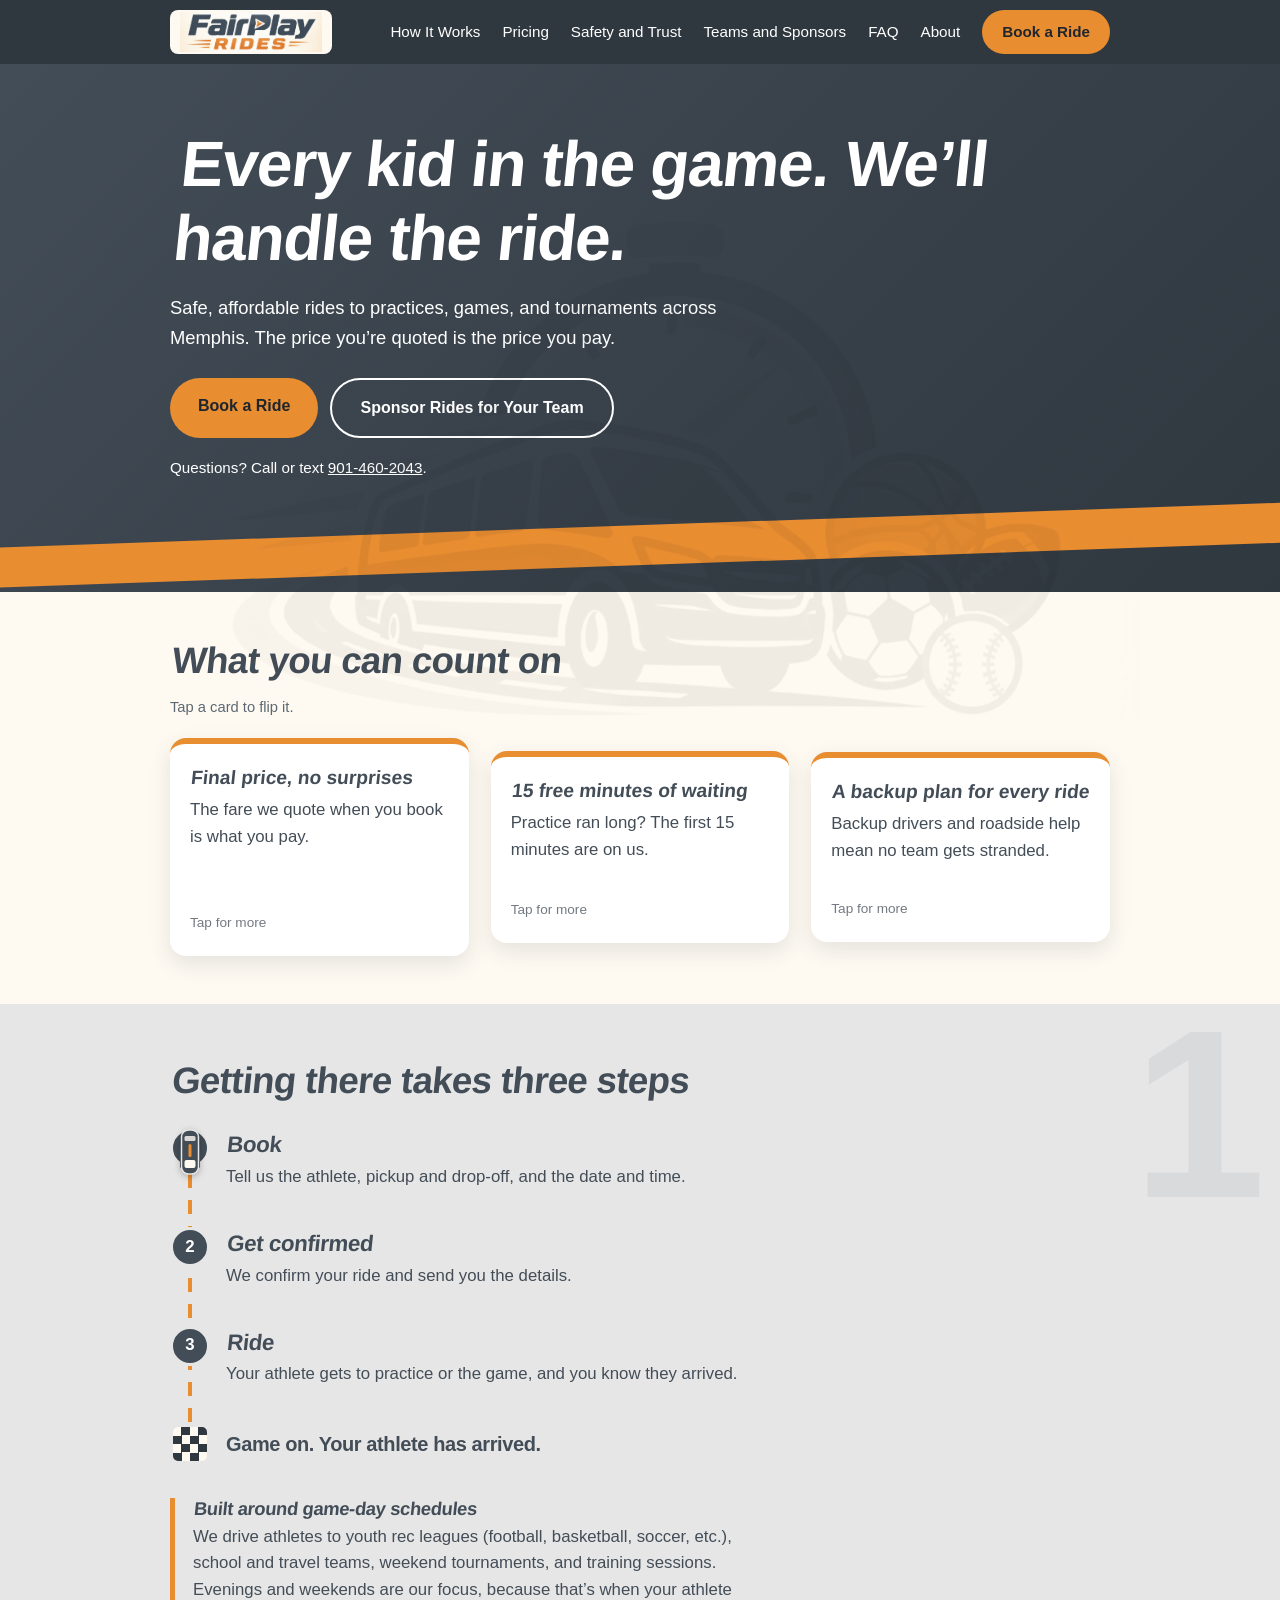
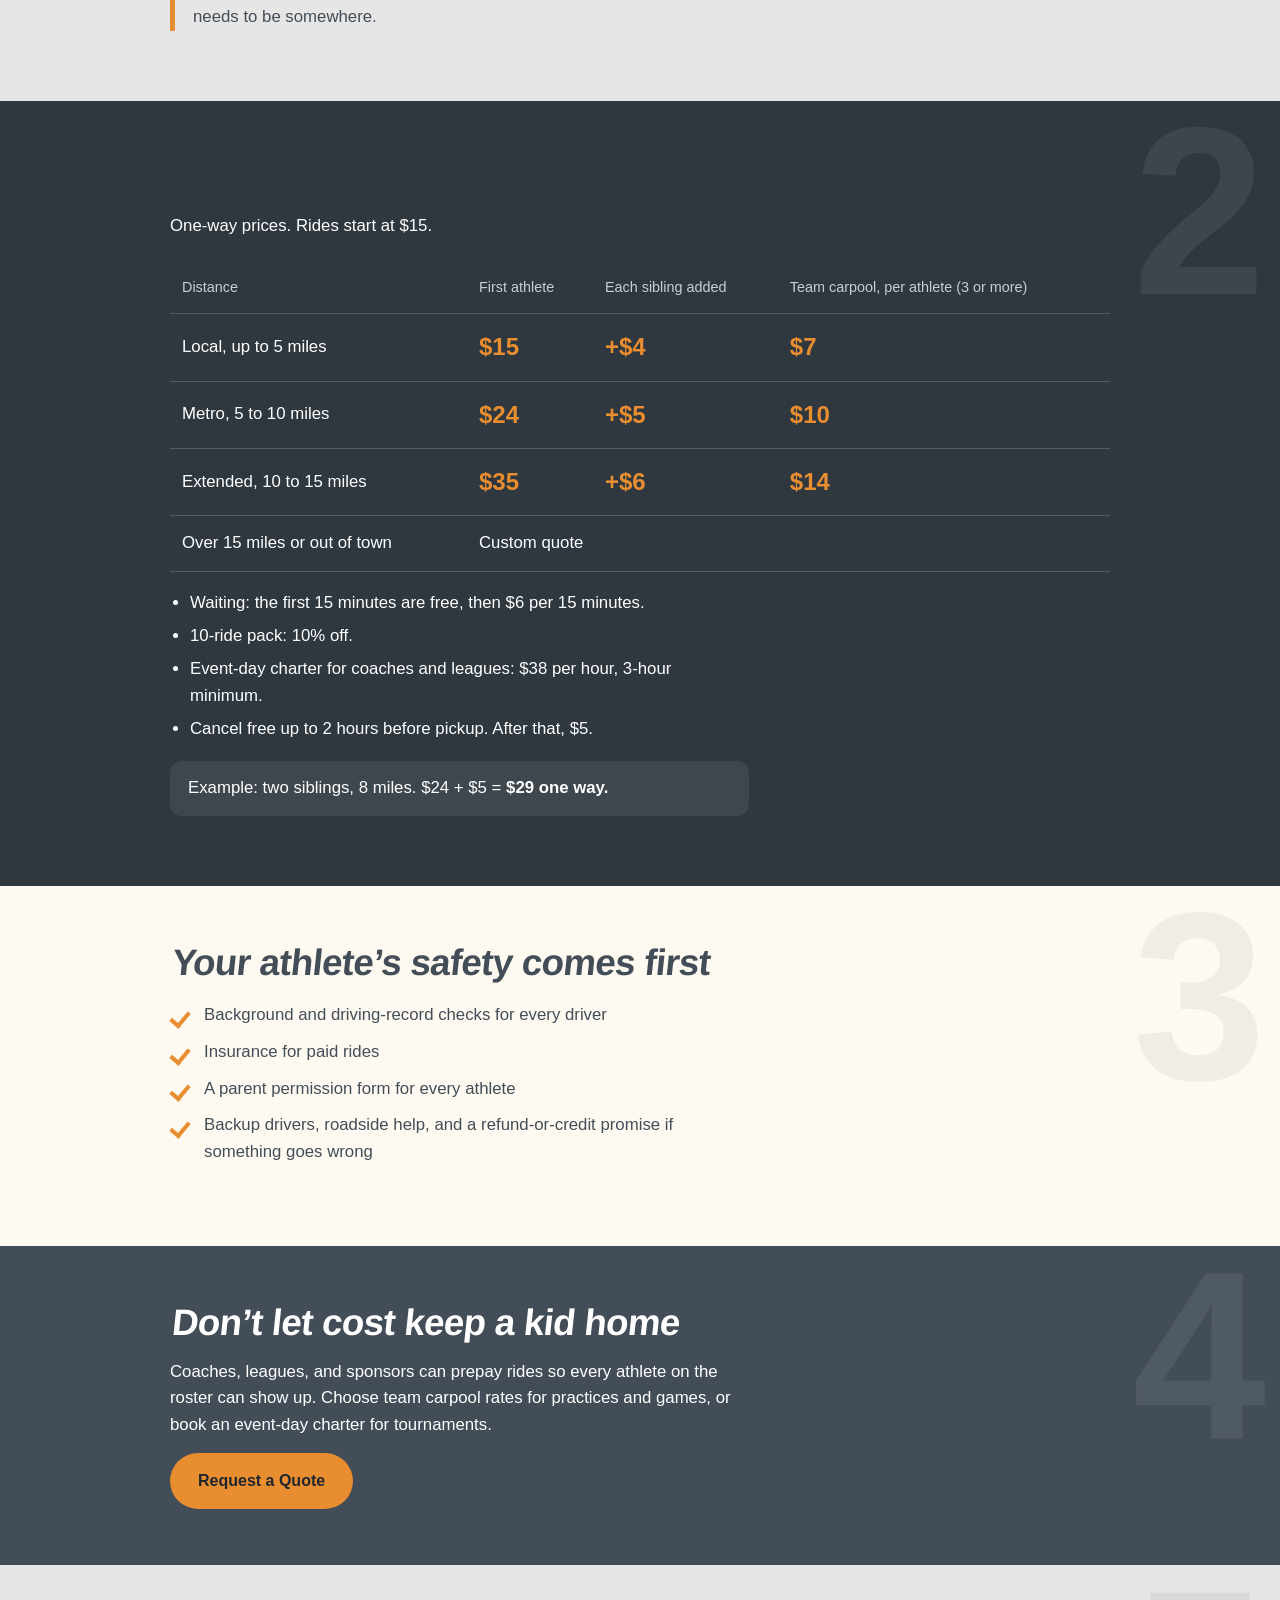
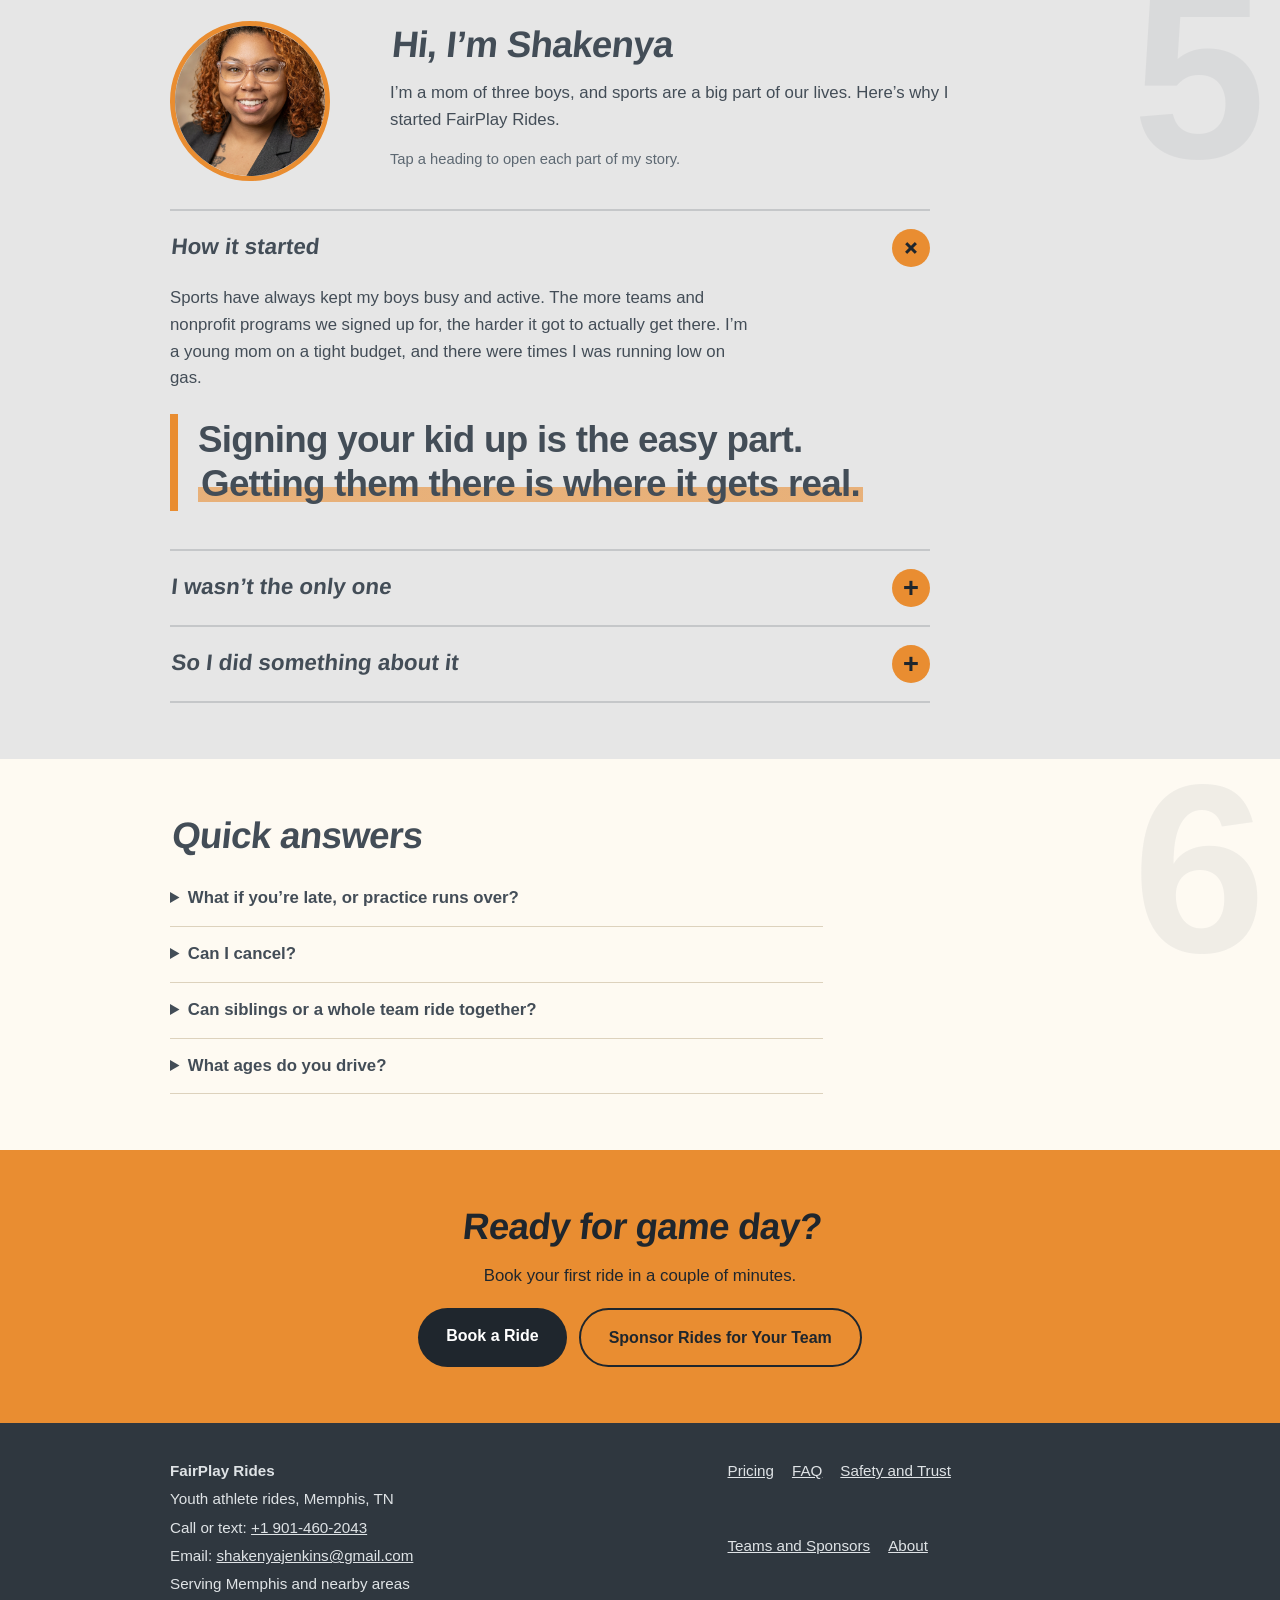
<file: index.html>
<!DOCTYPE html>
<html lang="en">
<head>
<meta charset="utf-8">
<meta name="viewport" content="width=device-width, initial-scale=1">

<!-- EDIT: the title shown on the browser tab -->
<title>FairPlay Rides | Rides to every practice, game, and tournament</title>
<meta name="description" content="Safe, affordable rides for youth athletes to practices, games, and tournaments across Memphis. The price you’re quoted is the price you pay.">

<link rel="stylesheet" href="styles.css">
<link rel="stylesheet" href="branding.css">
<!-- Lets the slide-in effects switch on. Leave this line here. -->
<script>document.documentElement.className += " js";</script>
</head>

<body>
<!-- ============ HEADER ============ -->
<!-- EDIT: every "Book a Ride" button points to #contact (your call-or-text info in the footer) for now.
     WHEN your Jotform is ready: search this file for  href="#contact"  on the
     Book a Ride buttons and replace it with your Jotform link. -->
<header class="site-header">
  <div class="wrap">
    <a class="logo" href="#top" aria-label="FairPlay Rides home">
      <img src="2logo.png" alt="FairPlay Rides" width="2095" height="668">
    </a>
    <button class="menu-btn" aria-expanded="false" aria-controls="nav">Menu</button>
    <nav id="nav" aria-label="Main">
      <a href="#how">How It Works</a>
      <a href="#pricing">Pricing</a>
      <a href="#safety">Safety and Trust</a>
      <a href="#teams">Teams and Sponsors</a>
      <a href="#faq">FAQ</a>
      <a href="#about">About</a>
      <a class="btn btn-orange" href="#contact">Book a Ride</a>
    </nav>
  </div>
</header>

<main id="top">

<!-- ============ HERO ============ -->
<section class="hero">
  <div class="wrap">
    <h1>Every kid in the game. We’ll handle the ride.</h1>
    <p class="sub">Safe, affordable rides to practices, games, and tournaments across Memphis. The price you’re quoted is the price you pay.</p>
    <div class="btn-row">
      <a class="btn btn-orange" href="#contact">Book a Ride</a>
      <!-- EDIT: point this at your Request a Quote form when it is ready -->
      <a class="btn btn-outline" href="#teams">Sponsor Rides for Your Team</a>
    </div>
    <!-- EDIT: phone number appears twice. Change the tel: link AND the visible text. -->
    <p class="help">Questions? Call or text <a href="tel:+19014602043">901-460-2043</a>.</p>
  </div>
</section>

<!-- ============ WHAT YOU CAN COUNT ON (flip cards) ============ -->
<section class="trust">
  <div class="wrap">
    <h2 class="reveal">What you can count on</h2>
    <p class="hint">Tap a card to flip it.</p>
    <div class="flips">
      <button type="button" class="flip" aria-pressed="false">
        <span class="flip-inner">
          <span class="face front"><span class="flip-title">Final price, no surprises</span><span class="flip-text">The fare we quote when you book is what you pay.</span><span class="flip-hint">Tap for more</span></span>
          <span class="face back"><span class="flip-title">Flat fares by distance</span><span class="flip-text">Fares start at $15 one way. Siblings, 6 & up are a small add-on, and teams of 3 or more get a lower per-athlete rate.</span><span class="flip-hint">Tap to flip back</span></span>
        </span>
      </button>
      <button type="button" class="flip" aria-pressed="false">
        <span class="flip-inner">
          <span class="face front"><span class="flip-title">15 free minutes of waiting</span><span class="flip-text">Practice ran long? The first 15 minutes are on us.</span><span class="flip-hint">Tap for more</span></span>
          <span class="face back"><span class="flip-title">After the free time</span><span class="flip-text">Waiting after the first 15 minutes is $6 per 15 minutes, so you always know what a late practice costs.</span><span class="flip-hint">Tap to flip back</span></span>
        </span>
      </button>
      <!-- ONLY KEEP the next card once backup drivers and roadside help are in place -->
      <button type="button" class="flip" aria-pressed="false">
        <span class="flip-inner">
          <span class="face front"><span class="flip-title">A backup plan for every ride</span><span class="flip-text">Backup drivers and roadside help mean no team gets stranded.</span><span class="flip-hint">Tap for more</span></span>
          <span class="face back"><span class="flip-title">If plans fall through</span><span class="flip-text">If something still goes wrong, you get a refund or credit.</span><span class="flip-hint">Tap to flip back</span></span>
        </span>
      </button>
    </div>
  </div>
</section>

<!-- ============ HOW IT WORKS (the road) ============ -->
<section class="jersey" id="how">
  <div class="wrap">
    <h2 class="reveal">Getting there takes three steps</h2>
    <div class="road-wrap">
      <div class="road-line" aria-hidden="true"></div>
      <div class="van" aria-hidden="true"><svg viewBox="0 0 26 48" xmlns="http://www.w3.org/2000/svg"><rect x="3" y="9" width="3" height="9" rx="1.5" fill="#2f373f"/><rect x="20" y="9" width="3" height="9" rx="1.5" fill="#2f373f"/><rect x="3" y="31" width="3" height="9" rx="1.5" fill="#2f373f"/><rect x="20" y="31" width="3" height="9" rx="1.5" fill="#2f373f"/><rect x="4.5" y="2" width="17" height="44" rx="7" fill="#434d57" stroke="#e6e6e6" stroke-width="1.5"/><rect x="7.5" y="32" width="11" height="8" rx="2" fill="#fefaf2"/><rect x="7.5" y="8" width="11" height="5" rx="1.5" fill="#fefaf2" opacity=".8"/><rect x="11.5" y="16" width="3" height="13" rx="1.5" fill="#e98d31"/></svg></div>

      <article class="chapter">
        <span class="stop" aria-hidden="true"></span>
        <h3 class="reveal">Book</h3>
        <p class="reveal">Tell us the athlete, pickup and drop-off, and the date and time.</p>
      </article>

      <article class="chapter">
        <span class="stop" aria-hidden="true"></span>
        <h3 class="reveal">Get confirmed</h3>
        <p class="reveal">We confirm your ride and send you the details.</p>
      </article>

      <article class="chapter">
        <span class="stop" aria-hidden="true"></span>
        <h3 class="reveal">Ride</h3>
        <p class="reveal">Your athlete gets to practice or the game, and you know they arrived.</p>
      </article>

      <!-- FINISH LINE. EDIT the words below to change the message at the end of the road. -->
      <div class="finish">
        <span class="flag" aria-hidden="true"></span>
        <p class="finish-text reveal">Game on. Your athlete has arrived.</p>
      </div>
    </div>
    <div class="serve">
      <h3>Built around game-day schedules</h3>
      <p>We drive athletes to youth rec leagues (football, basketball, soccer, etc.), school and travel teams, weekend tournaments, and training sessions. Evenings and weekends are our focus, because that’s when your athlete needs to be somewhere.</p>
    </div>
  </div>
</section>

<section class="fares jersey" id="pricing">
  <div class="wrap">
    <h2 class="reveal">Simple flat fares, by distance</h2>
    <p>One-way prices. Rides start at $15.</p>
    <div class="board">
      <table>
        <tr><th>Distance</th><th>First athlete</th><th>Each sibling added</th><th>Team carpool, per athlete (3 or more)</th></tr>
        <tr><td>Local, up to 5 miles</td><td class="price">$15</td><td class="price">+$4</td><td class="price">$7</td></tr>
        <tr><td>Metro, 5 to 10 miles</td><td class="price">$24</td><td class="price">+$5</td><td class="price">$10</td></tr>
        <tr><td>Extended, 10 to 15 miles</td><td class="price">$35</td><td class="price">+$6</td><td class="price">$14</td></tr>
        <tr><td>Over 15 miles or out of town</td><td colspan="3">Custom quote</td></tr>
      </table>
    </div>
    <ul>
      <li>Waiting: the first 15 minutes are free, then $6 per 15 minutes.</li>
      <li>10-ride pack: 10% off.</li>
      <li>Event-day charter for coaches and leagues: $38 per hour, 3-hour minimum.</li>
      <li>Cancel free up to 2 hours before pickup. After that, $5.</li>
    </ul>
    <p class="example">Example: two siblings, 8 miles. $24 + $5 = <b>$29 one way.</b></p>
  </div>
</section>

<!-- IMPORTANT: only keep each line below once it is actually in place at launch.
     Your car insurance for paid rides and driver checks must be done first. -->
<section class="safety jersey" id="safety">
  <div class="wrap">
    <h2 class="reveal">Your athlete’s safety comes first</h2>
    <ul class="checks">
      <li>Background and driving-record checks for every driver</li>
      <li>Insurance for paid rides</li>
      <li>A parent permission form for every athlete</li>
      <li>Backup drivers, roadside help, and a refund-or-credit promise if something goes wrong</li>
    </ul>
  </div>
</section>

<section class="teams jersey" id="teams">
  <div class="wrap">
    <h2 class="reveal">Don’t let cost keep a kid home</h2>
    <p>Coaches, leagues, and sponsors can prepay rides so every athlete on the roster can show up. Choose team carpool rates for practices and games, or book an event-day charter for tournaments.</p>
    <div class="btn-row">
      <!-- EDIT: replace this link with your Request a Quote form when ready -->
      <a class="btn btn-orange" href="#contact">Request a Quote</a>
    </div>
  </div>
</section>

<!-- ============ ABOUT (tap-to-open story) ============ -->
<section class="about jersey" id="about">
  <div class="wrap">
    <div class="intro">
      <!-- WHEN your photo is ready: delete the placeholder <div> below and put this line in its place
           (change the file name if yours differs):
           <img class="photo" src="photo.jpg" alt="Photo of Shakenya Jenkins, owner of FairPlay Rides"> -->
      <div><img class="photo" src="photo.jpg.png" alt="Photo of Shakenya Jenkins, owner of FairPlay Rides"></div>
      <div>
        <h2 class="reveal">Hi, I’m Shakenya</h2>
        <p>I’m a mom of three boys, and sports are a big part of our lives. Here’s why I started FairPlay Rides.</p>
        <p class="hint">Tap a heading to open each part of my story.</p>
      </div>
    </div>

      <details class="play" open>
        <summary><span class="t">How it started</span></summary>
        <div class="play-body">
          <p class="reveal">Sports have always kept my boys busy and active. The more teams and nonprofit programs we signed up for, the harder it got to actually get there. I’m a young mom on a tight budget, and there were times I was running low on gas.</p>
          <blockquote class="pull reveal">Signing your kid up is the easy part. <mark class="hl">Getting them there is where it gets real.</mark></blockquote>
        </div>
      </details>
      <details class="play">
        <summary><span class="t">I wasn’t the only one</span></summary>
        <div class="play-body">
          <p class="reveal">Other parents were dealing with the same thing, and coaches and nonprofits were working hard to give kids a place to play.</p>
          <blockquote class="pull reveal">I thought, <mark class="hl">what if getting there didn’t have to be the hard part?</mark></blockquote>
        </div>
      </details>
      <details class="play">
        <summary><span class="t">So I did something about it</span></summary>
        <div class="play-body">
          <p class="reveal">FairPlay Rides gives young athletes transportation to practices, games, and tournaments across Memphis.</p>
          <blockquote class="pull reveal">The goal is simple: <mark class="hl">no kid misses out because of a ride.</mark></blockquote>
          <p class="reveal"><b>My promise:</b> you’ll always know who’s driving, when they’re coming, and when your athlete arrives.</p>
          <p class="reveal"><a class="btn btn-outline" href="about.html">Read my full story</a></p>
        </div>
      </details>
  </div>
</section>

<section class="faq jersey" id="faq">
  <div class="wrap">
    <h2 class="reveal">Quick answers</h2>
    <details>
      <summary>What if you’re late, or practice runs over?</summary>
      <p>We’ll keep you updated. Waiting time is free for the first 15 minutes, then $6 per 15 minutes.</p>
    </details>
    <details>
      <summary>Can I cancel?</summary>
      <p>Yes. Cancel free up to 2 hours before pickup. After that, it’s $5.</p>
    </details>
    <details>
      <summary>Can siblings or a whole team ride together?</summary>
      <p>Yes. Siblings, 6y - 17yo are a small add-on, and teams of 3 or more get a lower per-athlete rate.</p>
    </details>
    <details>
      <summary>What ages do you drive?</summary>
      <p>Athletes of ages 6 to 17 years old. Every athlete requires a parent permission form.</p>
    </details>
  </div>
</section>

<section class="final">
  <div class="wrap">
    <h2 class="reveal">Ready for game day?</h2>
    <p>Book your first ride in a couple of minutes.</p>
    <div class="btn-row">
      <a class="btn btn-orange" href="#contact">Book a Ride</a>
      <a class="btn btn-outline" href="#teams">Sponsor Rides for Your Team</a>
    </div>
  </div>
</section>

</main>

<!-- ============ FOOTER ============ -->
<footer id="contact">
  <div class="wrap">
    <div>
      <p><b>FairPlay Rides</b></p>
      <p>Youth athlete rides, Memphis, TN</p>
      <!-- EDIT: phone appears twice (tel: link AND visible text); email appears twice (mailto: link AND visible text) -->
      <p>Call or text: <a href="tel:+19014602043">+1 901-460-2043</a></p>
      <p>Email: <a href="mailto:shakenyajenkins@gmail.com">shakenyajenkins@gmail.com</a></p>
      <!-- EDIT: confirm your service area -->
      <p>Serving Memphis and nearby areas</p>
    </div>
    <ul>
      <li><a href="#pricing">Pricing</a></li>
      <li><a href="#faq">FAQ</a></li>
      <li><a href="#safety">Safety and Trust</a></li>
      <li><a href="#teams">Teams and Sponsors</a></li>
      <li><a href="#about">About</a></li>
    </ul>
  </div>
</footer>

<!-- STICKY BAR (phones) -->
<div class="bar"><a class="btn btn-orange" href="#contact">Book a Ride</a></div>

<script src="script.js"></script>
</body>
</html>
</file>
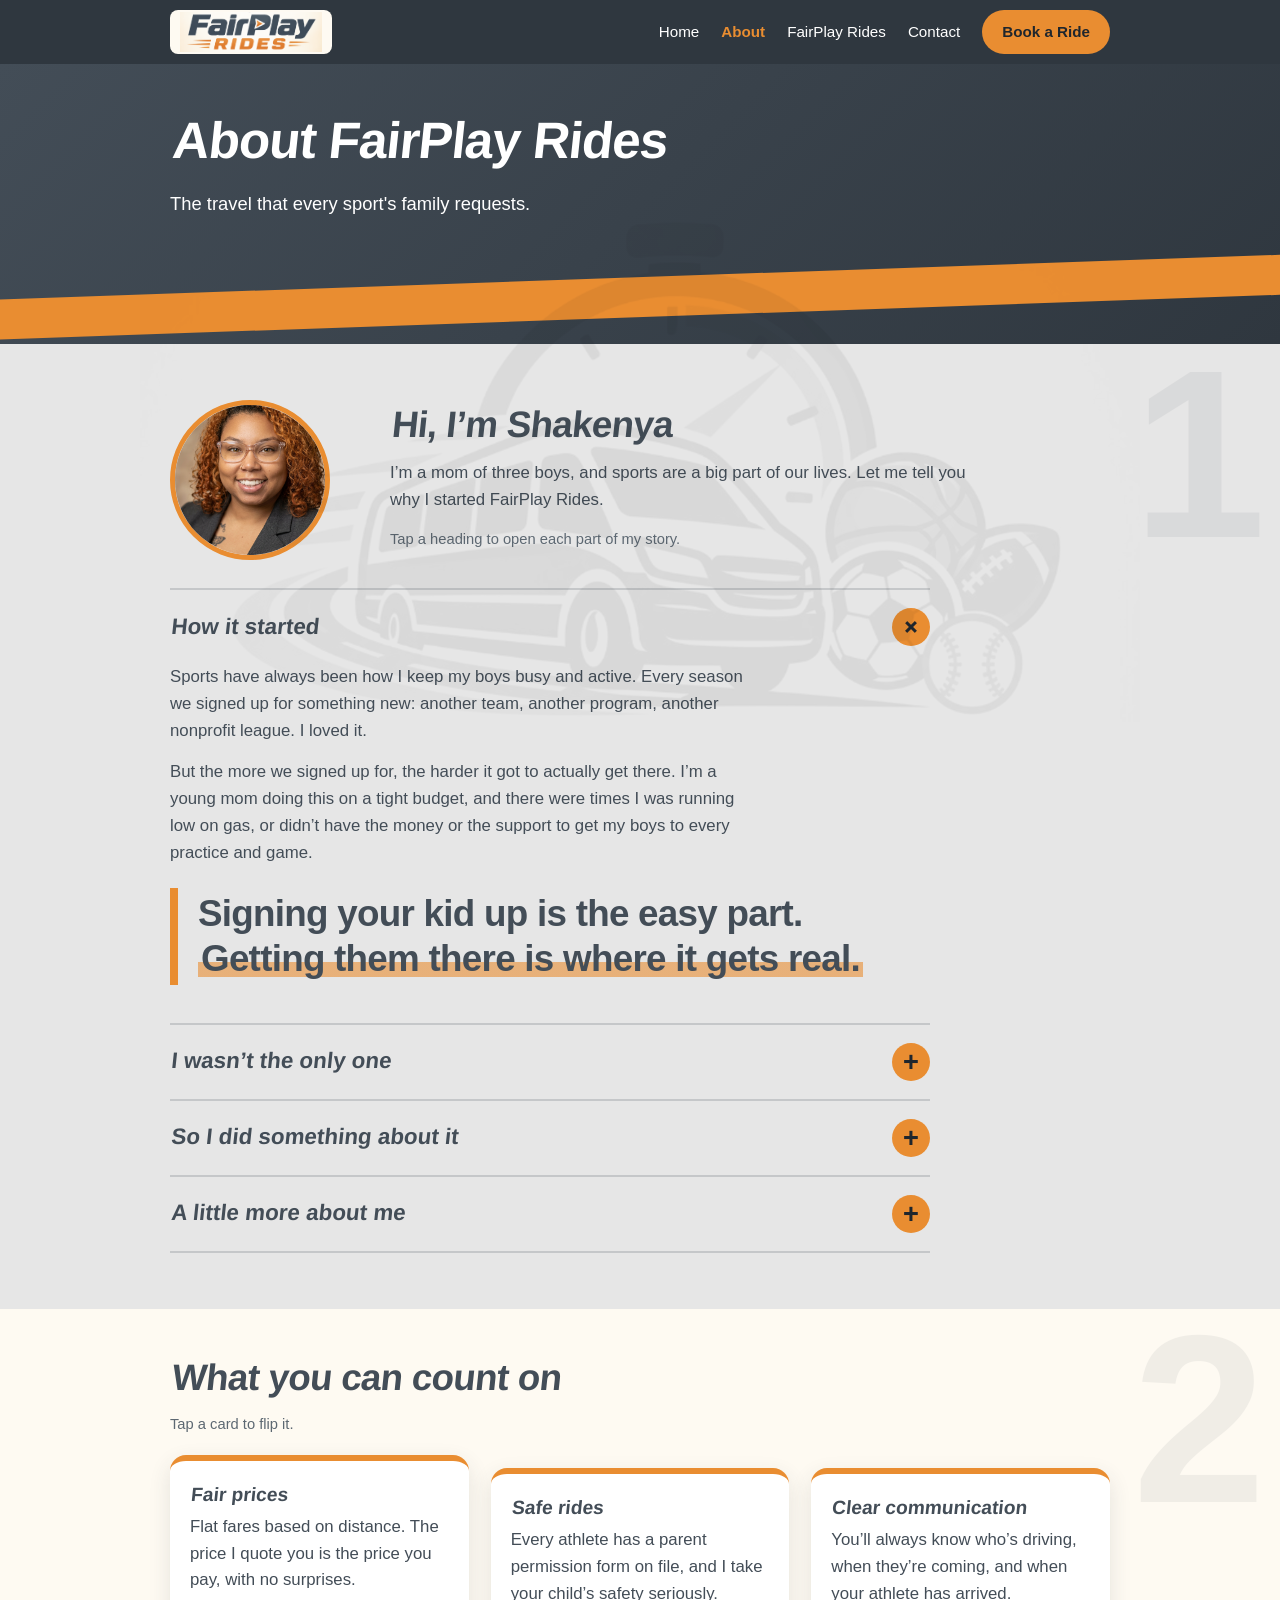
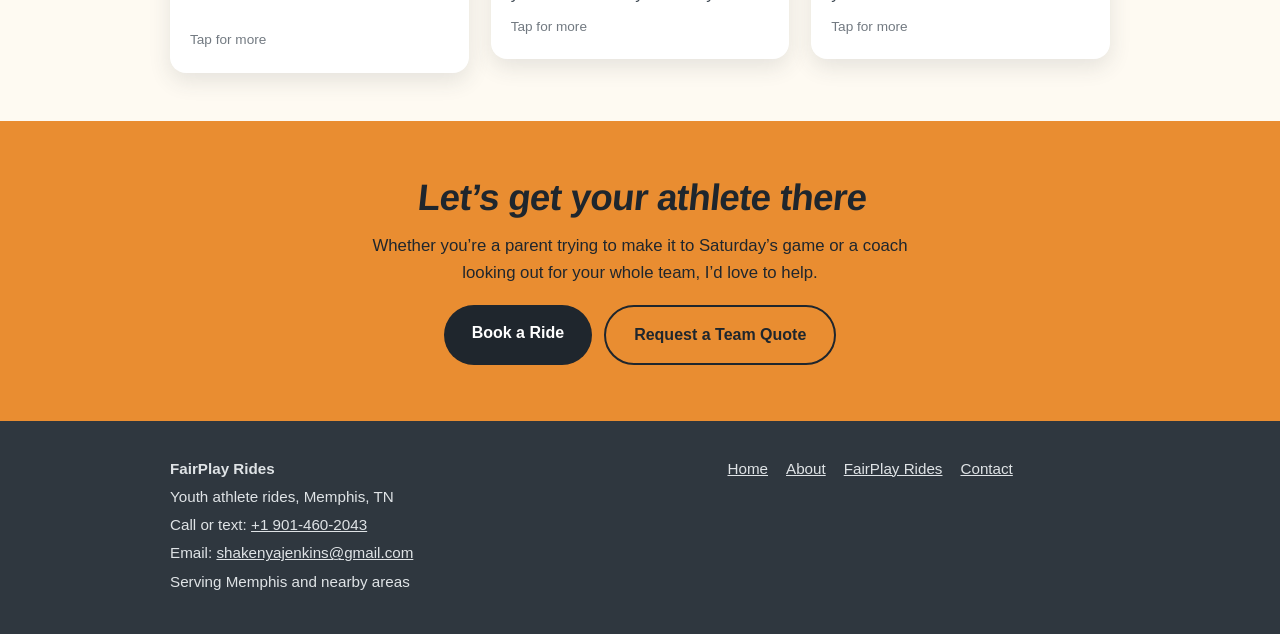
<file: about.html>
<!DOCTYPE html>
<html lang="en">
<head>
<meta charset="utf-8">
<meta name="viewport" content="width=device-width, initial-scale=1">

<!-- EDIT: the title shown on the browser tab -->
<title>About | FairPlay Rides</title>
<meta name="description" content="Meet the mom behind FairPlay Rides, safe and affordable rides for young athletes in Memphis.">

<link rel="stylesheet" href="styles.css">
<link rel="stylesheet" href="branding.css">
<!-- Lets the slide-in effects switch on. Leave this line here. -->
<script>document.documentElement.className += " js";</script>
</head>

<body>
<!-- MENU: same menu on every page. Change a label (the words) or a link (the file name) here. -->
<header class="site-header">
  <div class="wrap">
    <a class="logo" href="index.html" aria-label="FairPlay Rides home">
      <img src="2logo.png" alt="FairPlay Rides" width="2095" height="668">
    </a>
    <button class="menu-btn" aria-expanded="false" aria-controls="nav">Menu</button>
    <nav id="nav" aria-label="Main">
      <a href="index.html">Home</a>
      <a href="about.html" aria-current="page">About</a>
      <a href="fairplay-rides.html">FairPlay Rides</a>
      <a href="contact.html">Contact</a>
      <a class="btn btn-orange" href="contact.html">Book a Ride</a>
    </nav>
  </div>
</header>

<main>

<section class="hero small">
  <div class="wrap">
    <h1>About FairPlay Rides</h1>
    <p class="sub lead">The travel that every sport's family requests.</p>
  </div>
</section>

<section class="about jersey">
  <div class="wrap">
    <div class="intro">
      <!-- WHEN your photo is ready: delete the placeholder <div> below and put this line in its place
           (change the file name if yours differs):
           <img class="photo" src="photo.jpg" alt="Photo of Shakenya Jenkins, owner of FairPlay Rides"> -->
      <div><img class="photo" src="photo.jpg.png" alt="Photo of Shakenya Jenkins, owner of FairPlay Rides"></div>
      <div>
        <h2 class="reveal">Hi, I’m Shakenya</h2>
        <p>I’m a mom of three boys, and sports are a big part of our lives. Let me tell you why I started FairPlay Rides.</p>
        <p class="hint">Tap a heading to open each part of my story.</p>
      </div>
    </div>

      <details class="play" open>
        <summary><span class="t">How it started</span></summary>
        <div class="play-body">
          <p class="reveal">Sports have always been how I keep my boys busy and active. Every season we signed up for something new: another team, another program, another nonprofit league. I loved it.</p>
          <p class="reveal">But the more we signed up for, the harder it got to actually get there. I’m a young mom doing this on a tight budget, and there were times I was running low on gas, or didn’t have the money or the support to get my boys to every practice and game.</p>
          <blockquote class="pull reveal">Signing your kid up is the easy part. <mark class="hl">Getting them there is where it gets real.</mark></blockquote>
          <!-- OPTIONAL: add one true moment here, like a game you almost missed, as a new <p class="reveal"> paragraph.
               A real detail builds more trust than anything else on this page. -->
        </div>
      </details>
      <details class="play">
        <summary><span class="t">I wasn’t the only one</span></summary>
        <div class="play-body">
          <p class="reveal">Once I started paying attention, I realized other parents were dealing with the same thing: juggling work, other kids, and a gas gauge. While coaches and nonprofit organizations were out there working hard to give kids a place to play.</p>
          <blockquote class="pull reveal">I thought, <mark class="hl">what if getting there didn’t have to be the hard part?</mark></blockquote>
        </div>
      </details>
      <details class="play">
        <summary><span class="t">So I did something about it</span></summary>
        <div class="play-body">
          <p class="reveal">FairPlay Rides gives young athletes transportation to practices, games, and tournaments across Memphis. Parents book the rides they need. Coaches and nonprofits can set up rides for their whole team.</p>
          <blockquote class="pull reveal">The goal is simple: <mark class="hl">no kid misses out because of a ride.</mark></blockquote>
        </div>
      </details>
      <details class="play">
        <summary><span class="t">A little more about me</span></summary>
        <div class="play-body">
          <p class="reveal">Before FairPlay Rides, I spent years in customer service, including handling escalated calls and irrational customers. Those positions taught me to listen well and stay calm when plans change.</p>
          <blockquote class="pull reveal">Treat people <mark class="hl">the way I’d want to be treated.</mark></blockquote>
          <p class="reveal">That’s how I run FairPlay Rides, too.</p>
        </div>
      </details>
  </div>
</section>

<!-- ============ WHAT YOU CAN COUNT ON (flip cards) ============ -->
<section class="trust jersey">
  <div class="wrap">
    <h2 class="reveal">What you can count on</h2>
    <p class="hint">Tap a card to flip it.</p>
    <div class="flips">
      <button type="button" class="flip" aria-pressed="false">
        <span class="flip-inner">
          <span class="face front"><span class="flip-title">Fair prices</span><span class="flip-text">Flat fares based on distance. The price I quote you is the price you pay, with no surprises.</span><span class="flip-hint">Tap for more</span></span>
          <span class="face back"><span class="flip-title">The details</span><span class="flip-text">Fares start at $15 one way. Waiting is free for the first 15 minutes, and you can cancel free up to 2 hours before pickup.</span><span class="flip-hint">Tap to flip back</span></span>
        </span>
      </button>
      <!-- ONLY ADD driver checks, insurance, or backup drivers here once they are actually in place -->
      <button type="button" class="flip" aria-pressed="false">
        <span class="flip-inner">
          <span class="face front"><span class="flip-title">Safe rides</span><span class="flip-text">Every athlete has a parent permission form on file, and I take your child’s safety seriously.</span><span class="flip-hint">Tap for more</span></span>
          <span class="face back"><span class="flip-title">The details</span><span class="flip-text">Every athlete needs a parent permission form before riding.</span><span class="flip-hint">Tap to flip back</span></span>
        </span>
      </button>
      <button type="button" class="flip" aria-pressed="false">
        <span class="flip-inner">
          <span class="face front"><span class="flip-title">Clear communication</span><span class="flip-text">You’ll always know who’s driving, when they’re coming, and when your athlete has arrived.</span><span class="flip-hint">Tap for more</span></span>
          <span class="face back"><span class="flip-title">How I do it</span><span class="flip-text">I confirm every ride and send you the details, and I’m a call or text away at 901-460-2043.</span><span class="flip-hint">Tap to flip back</span></span>
        </span>
      </button>
    </div>
  </div>
</section>

<section class="final">
  <div class="wrap">
    <h2 class="reveal">Let’s get your athlete there</h2>
    <p>Whether you’re a parent trying to make it to Saturday’s game or a coach looking out for your whole team, I’d love to help.</p>
    <div class="btn-row">
      <a class="btn btn-orange" href="contact.html">Book a Ride</a>
      <a class="btn btn-outline" href="contact.html">Request a Team Quote</a>
    </div>
  </div>
</section>
</main>

<footer>
  <div class="wrap">
    <div>
      <p><b>FairPlay Rides</b></p>
      <p>Youth athlete rides, Memphis, TN</p>
      <!-- EDIT: phone appears twice (tel: link AND visible text); email appears twice (mailto: link AND visible text) -->
      <p>Call or text: <a href="tel:+19014602043">+1 901-460-2043</a></p>
      <p>Email: <a href="mailto:shakenyajenkins@gmail.com">shakenyajenkins@gmail.com</a></p>
      <p>Serving Memphis and nearby areas</p>
    </div>
    <ul>
      <li><a href="index.html">Home</a></li>
      <li><a href="about.html">About</a></li>
      <li><a href="fairplay-rides.html">FairPlay Rides</a></li>
      <li><a href="contact.html">Contact</a></li>
    </ul>
  </div>
</footer>

<!-- STICKY BAR (phones) -->
<div class="bar"><a class="btn btn-orange" href="contact.html">Book a Ride</a></div>

<script src="script.js"></script>
</body>
</html>
</file>
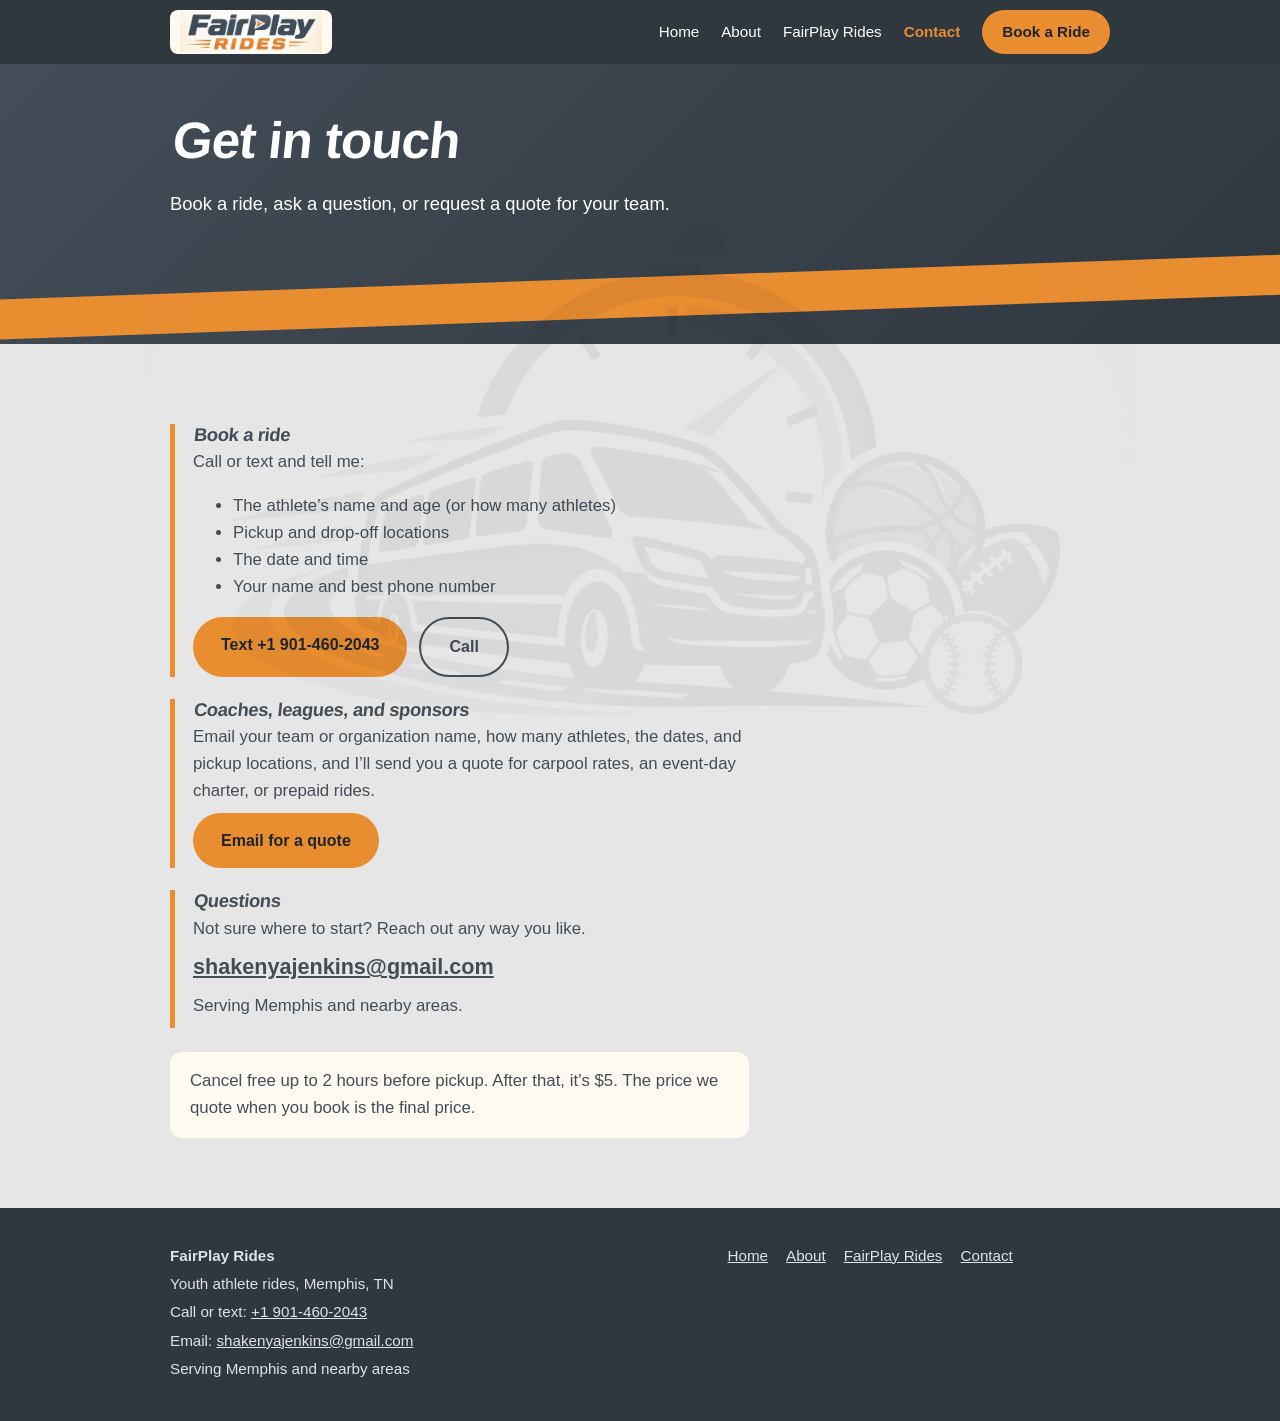
<file: contact.html>
<!DOCTYPE html>
<html lang="en">
<head>
<meta charset="utf-8">
<meta name="viewport" content="width=device-width, initial-scale=1">

<!-- EDIT: the title shown on the browser tab -->
<title>Contact | FairPlay Rides</title>
<meta name="description" content="Book a ride, ask a question, or request a team quote from FairPlay Rides in Memphis.">

<link rel="stylesheet" href="styles.css">
<link rel="stylesheet" href="branding.css">
<!-- Lets the slide-in effects switch on. Leave this line here. -->
<script>document.documentElement.className += " js";</script>
</head>

<body>
<!-- MENU: same menu on every page. Change a label (the words) or a link (the file name) here. -->
<header class="site-header">
  <div class="wrap">
    <a class="logo" href="index.html" aria-label="FairPlay Rides home">
      <img src="2logo.png" alt="FairPlay Rides" width="2095" height="668">
    </a>
    <button class="menu-btn" aria-expanded="false" aria-controls="nav">Menu</button>
    <nav id="nav" aria-label="Main">
      <a href="index.html">Home</a>
      <a href="about.html">About</a>
      <a href="fairplay-rides.html">FairPlay Rides</a>
      <a href="contact.html" aria-current="page">Contact</a>
      <a class="btn btn-orange" href="contact.html">Book a Ride</a>
    </nav>
  </div>
</header>

<main>

<section class="hero small">
  <div class="wrap">
    <h1>Get in touch</h1>
    <p class="sub lead">Book a ride, ask a question, or request a quote for your team.</p>
  </div>
</section>

<section>
  <div class="wrap">
    <div class="options">

      <!-- WHEN your Jotform is ready: add a button here, for example
           <a class="btn btn-orange" href="YOUR-BOOKING-FORM-LINK">Fill Out the Booking Form</a>
           and the same for your Request a Quote form in the next block. -->
      <div class="option">
        <h3>Book a ride</h3>
        <p>Call or text and tell me:</p>
        <ul>
          <li>The athlete’s name and age (or how many athletes)</li>
          <li>Pickup and drop-off locations</li>
          <li>The date and time</li>
          <li>Your name and best phone number</li>
        </ul>
        <!-- EDIT: phone appears in the links and the visible text. Change both. -->
        <div class="btn-row">
          <a class="btn btn-orange" href="sms:+19014602043">Text +1 901-460-2043</a>
          <a class="btn btn-outline" href="tel:+19014602043">Call</a>
        </div>
      </div>

      <div class="option">
        <h3>Coaches, leagues, and sponsors</h3>
        <p>Email your team or organization name, how many athletes, the dates, and pickup locations, and I’ll send you a quote for carpool rates, an event-day charter, or prepaid rides.</p>
        <!-- EDIT: email appears in the link and the visible text. Change both. -->
        <a class="btn btn-orange" href="mailto:shakenyajenkins@gmail.com?subject=Team%20ride%20quote">Email for a quote</a>
      </div>

      <div class="option">
        <h3>Questions</h3>
        <p>Not sure where to start? Reach out any way you like.</p>
        <p class="big-link"><a href="mailto:shakenyajenkins@gmail.com">shakenyajenkins@gmail.com</a></p>
        <!-- EDIT: confirm your service area -->
        <p>Serving Memphis and nearby areas.</p>
      </div>
    </div>

    <p class="note">Cancel free up to 2 hours before pickup. After that, it’s $5. The price we quote when you book is the final price.</p>
  </div>
</section>

</main>

<footer>
  <div class="wrap">
    <div>
      <p><b>FairPlay Rides</b></p>
      <p>Youth athlete rides, Memphis, TN</p>
      <!-- EDIT: phone appears twice (tel: link AND visible text); email appears twice (mailto: link AND visible text) -->
      <p>Call or text: <a href="tel:+19014602043">+1 901-460-2043</a></p>
      <p>Email: <a href="mailto:shakenyajenkins@gmail.com">shakenyajenkins@gmail.com</a></p>
      <p>Serving Memphis and nearby areas</p>
    </div>
    <ul>
      <li><a href="index.html">Home</a></li>
      <li><a href="about.html">About</a></li>
      <li><a href="fairplay-rides.html">FairPlay Rides</a></li>
      <li><a href="contact.html">Contact</a></li>
    </ul>
  </div>
</footer>

<!-- STICKY BAR (phones) -->
<div class="bar"><a class="btn btn-orange" href="sms:+19014602043">Text to Book</a></div>

<script src="script.js"></script>
</body>
</html>
</file>
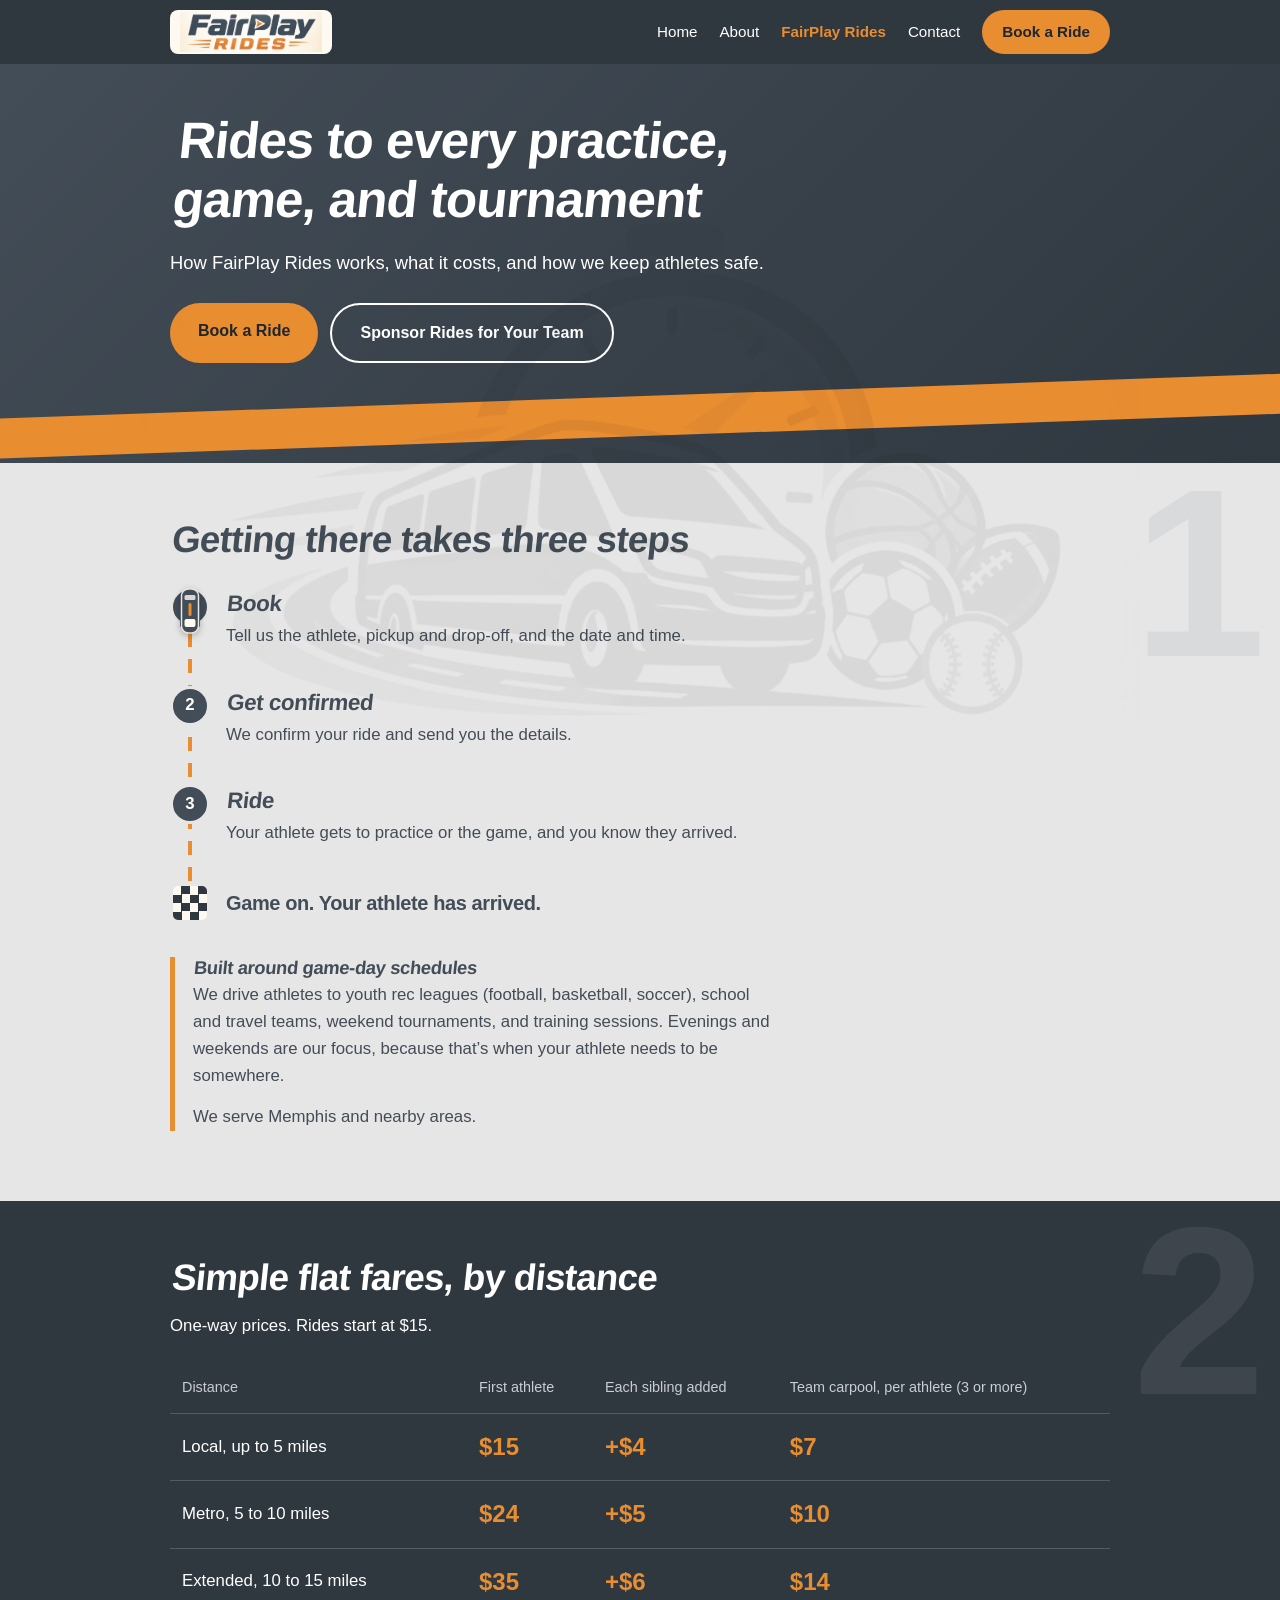
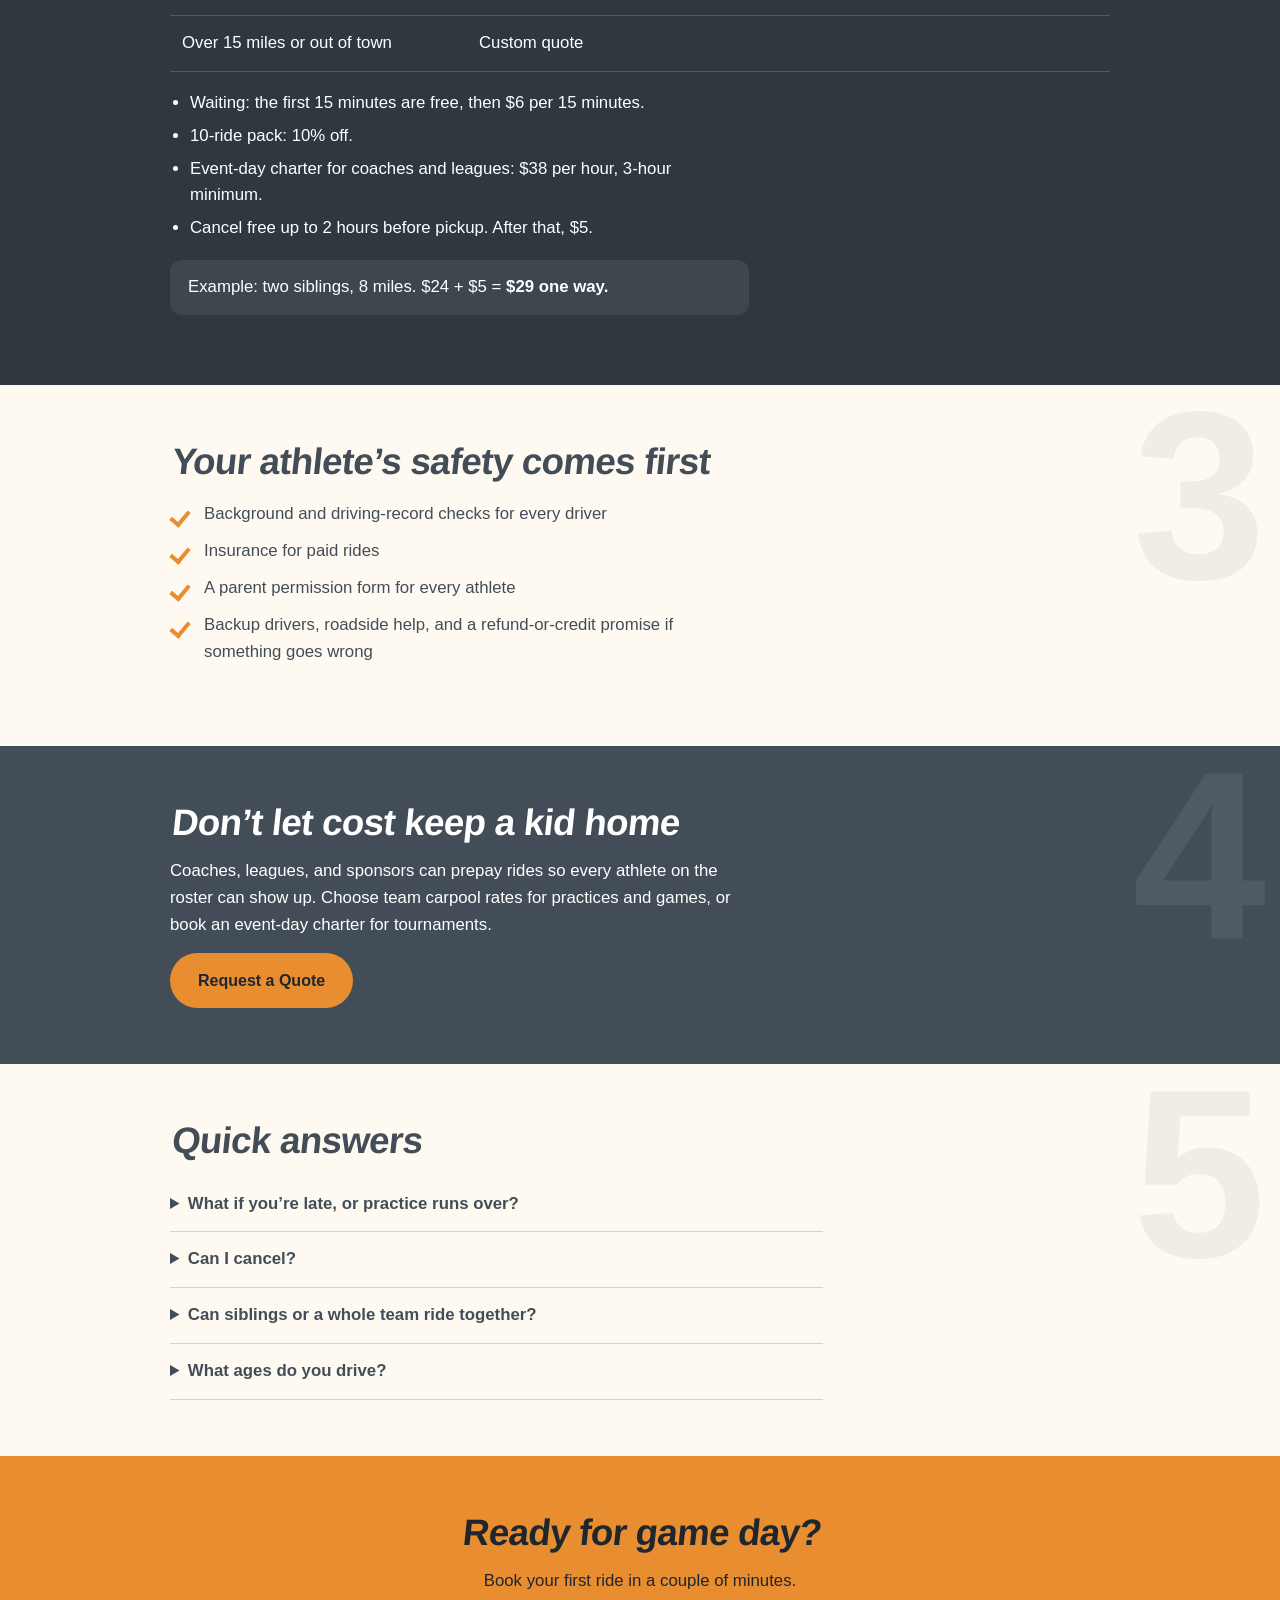
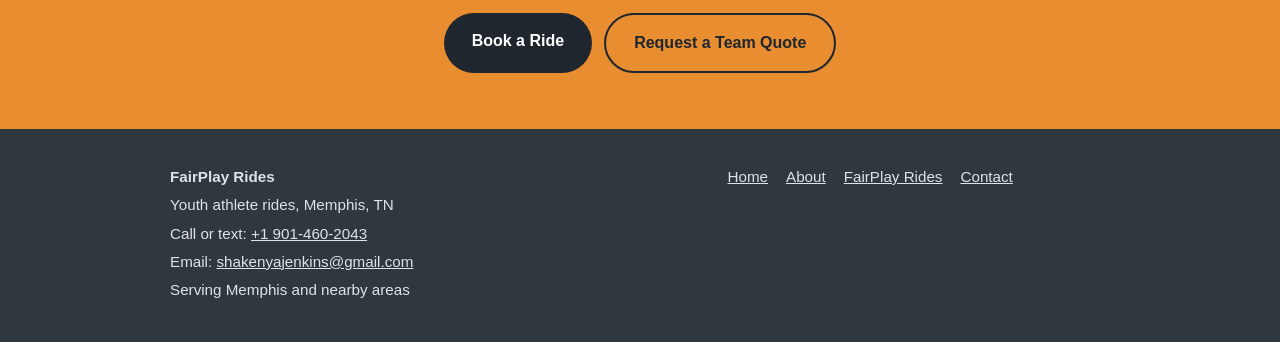
<file: fairplay-rides.html>
<!DOCTYPE html>
<html lang="en">
<head>
<meta charset="utf-8">
<meta name="viewport" content="width=device-width, initial-scale=1">

<!-- EDIT: the title shown on the browser tab -->
<title>FairPlay Rides | Rides, prices, and safety</title>
<meta name="description" content="How FairPlay Rides works, what it costs, and how we keep young athletes safe on the way to practices, games, and tournaments in Memphis.">

<link rel="stylesheet" href="styles.css">
<link rel="stylesheet" href="branding.css">
<!-- Lets the slide-in effects switch on. Leave this line here. -->
<script>document.documentElement.className += " js";</script>
</head>

<body>
<!-- MENU: same menu on every page. Change a label (the words) or a link (the file name) here. -->
<header class="site-header">
  <div class="wrap">
    <a class="logo" href="index.html" aria-label="FairPlay Rides home">
      <img src="2logo.png" alt="FairPlay Rides" width="2095" height="668">
    </a>
    <button class="menu-btn" aria-expanded="false" aria-controls="nav">Menu</button>
    <nav id="nav" aria-label="Main">
      <a href="index.html">Home</a>
      <a href="about.html">About</a>
      <a href="fairplay-rides.html" aria-current="page">FairPlay Rides</a>
      <a href="contact.html">Contact</a>
      <a class="btn btn-orange" href="contact.html">Book a Ride</a>
    </nav>
  </div>
</header>

<main>

<section class="hero small">
  <div class="wrap">
    <h1>Rides to every practice, game, and tournament</h1>
    <p class="sub lead">How FairPlay Rides works, what it costs, and how we keep athletes safe.</p>
    <div class="btn-row">
      <a class="btn btn-orange" href="contact.html">Book a Ride</a>
      <a class="btn btn-outline" href="#teams">Sponsor Rides for Your Team</a>
    </div>
  </div>
</section>

<section class="jersey" id="how">
  <div class="wrap">
    <h2 class="reveal">Getting there takes three steps</h2>
    <div class="road-wrap">
      <div class="road-line" aria-hidden="true"></div>
      <div class="van" aria-hidden="true"><svg viewBox="0 0 26 48" xmlns="http://www.w3.org/2000/svg"><rect x="3" y="9" width="3" height="9" rx="1.5" fill="#2f373f"/><rect x="20" y="9" width="3" height="9" rx="1.5" fill="#2f373f"/><rect x="3" y="31" width="3" height="9" rx="1.5" fill="#2f373f"/><rect x="20" y="31" width="3" height="9" rx="1.5" fill="#2f373f"/><rect x="4.5" y="2" width="17" height="44" rx="7" fill="#434d57" stroke="#e6e6e6" stroke-width="1.5"/><rect x="7.5" y="32" width="11" height="8" rx="2" fill="#fefaf2"/><rect x="7.5" y="8" width="11" height="5" rx="1.5" fill="#fefaf2" opacity=".8"/><rect x="11.5" y="16" width="3" height="13" rx="1.5" fill="#e98d31"/></svg></div>

      <article class="chapter">
        <span class="stop" aria-hidden="true"></span>
        <h3 class="reveal">Book</h3>
        <p class="reveal">Tell us the athlete, pickup and drop-off, and the date and time.</p>
      </article>

      <article class="chapter">
        <span class="stop" aria-hidden="true"></span>
        <h3 class="reveal">Get confirmed</h3>
        <p class="reveal">We confirm your ride and send you the details.</p>
      </article>

      <article class="chapter">
        <span class="stop" aria-hidden="true"></span>
        <h3 class="reveal">Ride</h3>
        <p class="reveal">Your athlete gets to practice or the game, and you know they arrived.</p>
      </article>

      <!-- FINISH LINE. EDIT the words below to change the message at the end of the road. -->
      <div class="finish">
        <span class="flag" aria-hidden="true"></span>
        <p class="finish-text reveal">Game on. Your athlete has arrived.</p>
      </div>
    </div>
    <div class="serve">
      <h3>Built around game-day schedules</h3>
      <p>We drive athletes to youth rec leagues (football, basketball, soccer), school and travel teams, weekend tournaments, and training sessions. Evenings and weekends are our focus, because that’s when your athlete needs to be somewhere.</p>
      <!-- EDIT: confirm your service area -->
      <p>We serve Memphis and nearby areas.</p>
    </div>
  </div>
</section>

<section class="fares jersey" id="pricing">
  <div class="wrap">
    <h2 class="reveal">Simple flat fares, by distance</h2>
    <p>One-way prices. Rides start at $15.</p>
    <div class="board">
      <table>
        <tr><th>Distance</th><th>First athlete</th><th>Each sibling added</th><th>Team carpool, per athlete (3 or more)</th></tr>
        <tr><td>Local, up to 5 miles</td><td class="price">$15</td><td class="price">+$4</td><td class="price">$7</td></tr>
        <tr><td>Metro, 5 to 10 miles</td><td class="price">$24</td><td class="price">+$5</td><td class="price">$10</td></tr>
        <tr><td>Extended, 10 to 15 miles</td><td class="price">$35</td><td class="price">+$6</td><td class="price">$14</td></tr>
        <tr><td>Over 15 miles or out of town</td><td colspan="3">Custom quote</td></tr>
      </table>
    </div>
    <ul>
      <li>Waiting: the first 15 minutes are free, then $6 per 15 minutes.</li>
      <li>10-ride pack: 10% off.</li>
      <li>Event-day charter for coaches and leagues: $38 per hour, 3-hour minimum.</li>
      <li>Cancel free up to 2 hours before pickup. After that, $5.</li>
    </ul>
    <p class="example">Example: two siblings, 8 miles. $24 + $5 = <b>$29 one way.</b></p>
  </div>
</section>

<!-- IMPORTANT: only keep each line below once it is actually in place at launch.
     Your car insurance for paid rides and driver checks must be done first. -->
<section class="safety jersey" id="safety">
  <div class="wrap">
    <h2 class="reveal">Your athlete’s safety comes first</h2>
    <ul class="checks">
      <li>Background and driving-record checks for every driver</li>
      <li>Insurance for paid rides</li>
      <li>A parent permission form for every athlete</li>
      <li>Backup drivers, roadside help, and a refund-or-credit promise if something goes wrong</li>
    </ul>
  </div>
</section>

<section class="teams jersey" id="teams">
  <div class="wrap">
    <h2 class="reveal">Don’t let cost keep a kid home</h2>
    <p>Coaches, leagues, and sponsors can prepay rides so every athlete on the roster can show up. Choose team carpool rates for practices and games, or book an event-day charter for tournaments.</p>
    <div class="btn-row">
      <!-- EDIT: replace this link with your Request a Quote form when ready -->
      <a class="btn btn-orange" href="contact.html">Request a Quote</a>
    </div>
  </div>
</section>

<section class="faq jersey" id="faq">
  <div class="wrap">
    <h2 class="reveal">Quick answers</h2>
    <details>
      <summary>What if you’re late, or practice runs over?</summary>
      <p>We’ll keep you updated. Waiting time is free for the first 15 minutes, then $6 per 15 minutes.</p>
    </details>
    <details>
      <summary>Can I cancel?</summary>
      <p>Yes. Cancel free up to 2 hours before pickup. After that, it’s $5.</p>
    </details>
    <details>
      <summary>Can siblings or a whole team ride together?</summary>
      <p>Yes. Siblings 6 &amp; up are a small add-on, and teams of 3 or more get a lower per-athlete rate.</p>
    </details>
    <details>
      <summary>What ages do you drive?</summary>
      <p>Athletes of ages 6 and up. Younger riders can use booster seats. Every athlete needs a parent permission form.</p>
    </details>
  </div>
</section>

<section class="final">
  <div class="wrap">
    <h2 class="reveal">Ready for game day?</h2>
    <p>Book your first ride in a couple of minutes.</p>
    <div class="btn-row">
      <a class="btn btn-orange" href="contact.html">Book a Ride</a>
      <a class="btn btn-outline" href="contact.html">Request a Team Quote</a>
    </div>
  </div>
</section>
</main>

<footer>
  <div class="wrap">
    <div>
      <p><b>FairPlay Rides</b></p>
      <p>Youth athlete rides, Memphis, TN</p>
      <!-- EDIT: phone appears twice (tel: link AND visible text); email appears twice (mailto: link AND visible text) -->
      <p>Call or text: <a href="tel:+19014602043">+1 901-460-2043</a></p>
      <p>Email: <a href="mailto:shakenyajenkins@gmail.com">shakenyajenkins@gmail.com</a></p>
      <p>Serving Memphis and nearby areas</p>
    </div>
    <ul>
      <li><a href="index.html">Home</a></li>
      <li><a href="about.html">About</a></li>
      <li><a href="fairplay-rides.html">FairPlay Rides</a></li>
      <li><a href="contact.html">Contact</a></li>
    </ul>
  </div>
</footer>

<!-- STICKY BAR (phones) -->
<div class="bar"><a class="btn btn-orange" href="contact.html">Book a Ride</a></div>

<script src="script.js"></script>
</body>
</html>
</file>
<file: styles.css>
/* ==========================================================
   STYLES.CSS  (one file for every page)
   Every page links:  styles.css, then branding.css
   Change a color once in :root and it updates everywhere.
   ========================================================== */

:root {
  --blue: #434d57;      /* gray blue: main text and color */
  --deep: #2f373f;      /* darker gray blue: dark sections */
  --orange: #e98d31;    /* Game Day Orange: accents and buttons */
  --gray: #90969a;      /* gray: secondary */
  --page: #e6e6e6;      /* light gray page background */
  --card: #fefaf2;      /* light orange cream sections */
  --ink: #1f262d;       /* text on orange buttons */
  --skew: -6deg;        /* HEADING LEAN: 0deg = straight, -10deg = leans more */
}

* { box-sizing: border-box; }
html { scroll-behavior: smooth; scroll-padding-top: 76px; }
body {
  margin: 0;
  background: var(--page);
  color: var(--blue);
  font-family: "Trebuchet MS", Verdana, sans-serif;
  font-size: 1.05rem;
  line-height: 1.6;
}
p { margin: 0 0 14px; max-width: 62ch; }
a { color: inherit; }
a:focus-visible, button:focus-visible, summary:focus-visible {
  outline: 3px solid var(--orange);
  outline-offset: 3px;
}
.wrap { max-width: 980px; margin: 0 auto; padding: 0 20px; }
section { padding: 56px 0; }

/* ---------- 2. SLANTED HEADINGS (they lean forward like your logo) ---------- */
h1, h2, h3 {
  font-family: "Trebuchet MS", Verdana, sans-serif;
  letter-spacing: -0.02em;
  line-height: 1.15;
  margin: 0;
  transform: translateX(var(--tx, 0px)) skewX(var(--skew));
  transform-origin: left bottom;
}
h2 { font-size: clamp(1.6rem, 4.5vw, 2.3rem); margin-bottom: 14px; }
h3 { font-size: 1.15rem; margin-bottom: 4px; }
.final h1, .final h2 { transform-origin: center bottom; }

/* ---------- BUTTONS ---------- */
.btn {
  display: inline-block;
  padding: 15px 28px;
  border-radius: 999px;
  font-weight: bold;
  font-size: 1rem;
  text-decoration: none;
  text-align: center;
}
.btn-orange { background: var(--orange); color: var(--ink); }
.btn-outline { border: 2px solid currentColor; }
.btn-row { display: flex; flex-wrap: wrap; gap: 12px; margin-top: 8px; }

/* ---------- HEADER AND MENU ---------- */
.site-header { position: sticky; top: 0; z-index: 10; background: var(--deep); color: #fff; }
.site-header .wrap { display: flex; align-items: center; justify-content: space-between; min-height: 64px; }
.logo { display: flex; align-items: center; text-decoration: none; }
.logo img {
  display: block; height: 44px; width: auto;       /* your 2logo.png, shape never stretched */
  background: var(--card); border-radius: 8px; padding: 2px 10px;
}
.menu-btn {
  background: none; border: 2px solid rgba(255,255,255,.5); color: #fff;
  border-radius: 8px; padding: 8px 12px; font: inherit; font-size: .95rem; cursor: pointer;
}
#nav {
  display: none;
  position: absolute; top: 64px; left: 0; right: 0;
  background: var(--deep); padding: 8px 20px 20px;
  flex-direction: column; gap: 2px;
}
#nav.open { display: flex; }
#nav a { text-decoration: none; padding: 12px 0; border-bottom: 1px solid rgba(255,255,255,.12); }
#nav a.btn { margin-top: 12px; border: 0; }
#nav a[aria-current="page"] { color: var(--orange); font-weight: bold; }
@media (min-width: 860px) {
  .menu-btn { display: none; }
  #nav { display: flex; position: static; flex-direction: row; align-items: center; gap: 22px; padding: 0; background: none; }
  #nav a { padding: 0; border: 0; font-size: .95rem; }
  #nav a.btn { margin: 0; padding: 10px 20px; }
}

/* ---------- HERO ---------- */
.hero {
  position: relative; overflow: hidden;
  background: linear-gradient(135deg, var(--blue) 0%, var(--deep) 100%);
  color: #fff;
  padding: 64px 0 112px;
}
.hero:after {
  content: ""; position: absolute; left: -10%; right: -10%; bottom: 0;
  height: 40px; background: var(--orange);
  transform: skewY(-2deg); transform-origin: left bottom;
}
.hero h1 { font-size: clamp(2.2rem, 8vw, 4rem); max-width: 13em; margin-bottom: 18px; }
.hero .sub { font-size: 1.15rem; max-width: 34em; margin-bottom: 26px; }
.hero .help { font-size: .95rem; margin: 18px 0 0; }
.hero.small { padding: 48px 0 100px; }
.hero.small h1 { font-size: clamp(2rem, 7vw, 3.2rem); }
.lead { font-size: 1.15rem; }

/* ---------- 5. JERSEY NUMBERS (big faded number behind a section) ----------
   Add class="jersey" to any <section>. The numbers count up by themselves
   (1, 2, 3 ...). Remove the class from a section to remove its number. */
main { counter-reset: jersey; }
.jersey { position: relative; overflow: hidden; counter-increment: jersey; }
.jersey::before {
  content: counter(jersey);
  position: absolute; right: 14px; top: 8px;
  font-size: clamp(8rem, 30vw, 15rem);
  font-weight: 900; line-height: .85;
  color: currentColor; opacity: .07;
  pointer-events: none; z-index: 0;
}
.jersey > .wrap { position: relative; z-index: 1; }

/* ---------- 7. FLIP CARDS ---------- */
.trust { background: var(--card); padding: 48px 0; }
.hint { font-size: .92rem; color: #5d6872; margin: 0 0 6px; }
.flips { display: grid; gap: 16px; margin-top: 18px; }
@media (min-width: 760px) { .flips { grid-template-columns: repeat(3, 1fr); gap: 22px; } }
.flip {
  display: block; width: 100%; padding: 0; border: 0; background: none;
  font: inherit; color: inherit; text-align: left; cursor: pointer;
  perspective: 900px;
}
.flip-inner { display: grid; transition: transform .6s ease; transform-style: preserve-3d; }
.flip.is-flipped .flip-inner { transform: rotateY(180deg); }
.face {
  grid-area: 1 / 1;
  display: flex; flex-direction: column; gap: 8px;
  min-height: 190px; padding: 22px 20px;
  border-radius: 16px; border-top: 6px solid var(--orange);
  -webkit-backface-visibility: hidden; backface-visibility: hidden;
}
.front { background: #fff; color: var(--blue); box-shadow: 0 8px 22px rgba(47, 55, 63, .12); }
.back { background: var(--blue); color: #fff; transform: rotateY(180deg); }
.flip-title { display: block; font-weight: bold; font-size: 1.2rem; line-height: 1.2; transform: skewX(var(--skew)); transform-origin: left bottom; }
.flip-text { display: block; }
.flip-hint { display: block; margin-top: auto; font-size: .85rem; opacity: .75; }

/* ---------- HOW IT WORKS: THE ROAD (4) ---------- */
.road-wrap {
  --dot: 40px;                    /* size of the numbered stops */
  --lane: 56px;                   /* space on the left for the road */
  position: relative;
  padding-left: var(--lane);
  counter-reset: stop;
  margin: 26px 0 34px;
}
@media (max-width: 520px) { .road-wrap { --dot: 34px; --lane: 48px; } }
.road-line {
  position: absolute;
  left: calc(var(--dot) / 2 - 2px);
  top: calc(var(--dot) / 2);
  bottom: calc(var(--dot) / 2);   /* the road ends at the finish flag */
  width: 4px;
  background: repeating-linear-gradient(to bottom, var(--orange) 0 14px, transparent 14px 26px);
}
.chapter { position: relative; margin-bottom: 36px; counter-increment: stop; }
.chapter h3 { font-size: 1.4rem; margin-bottom: 6px; padding-top: 4px; }
.stop {
  position: absolute; left: calc(-1 * var(--lane)); top: 0; z-index: 1;
  width: var(--dot); height: var(--dot); border-radius: 50%;
  background: var(--blue); color: #fff; border: 3px solid var(--page);
  display: flex; align-items: center; justify-content: center; font-weight: bold;
  transition: background .3s, color .3s;
}
.stop::before { content: counter(stop); }
.chapter.reached .stop { background: var(--orange); color: var(--ink); }
.van {                              /* the van that rides down the road as you scroll */
  position: absolute; left: calc(var(--dot) / 2); top: 0;
  width: 26px; height: 48px; margin-left: -13px;
  z-index: 2; pointer-events: none;
}
.van svg { display: block; width: 100%; height: 100%; filter: drop-shadow(0 2px 3px rgba(0,0,0,.25)); }
.finish { position: relative; height: var(--dot); display: flex; align-items: center; }
.flag {                              /* checkered finish flag */
  position: absolute; left: calc(-1 * var(--lane));
  width: var(--dot); height: var(--dot);
  border-radius: 8px; border: 3px solid var(--page);
  background: conic-gradient(var(--deep) 25%, var(--card) 0 50%, var(--deep) 0 75%, var(--card) 0) 0 0 / calc((var(--dot) - 6px) / 2) calc((var(--dot) - 6px) / 2);
  transition: box-shadow .3s;
}
.finish.reached .flag { box-shadow: 0 0 0 3px var(--orange); }
.finish-text { margin: 0; font-weight: bold; font-size: 1.25rem; letter-spacing: -0.02em; transform: translateX(var(--tx, 0px)) skewX(var(--skew)); transform-origin: left bottom; }
.serve { border-left: 5px solid var(--orange); padding-left: 18px; }

/* ---------- PRICING ---------- */
.fares { background: var(--deep); color: #fff; }
.board { overflow-x: auto; margin: 22px 0 10px; }
table { width: 100%; min-width: 560px; border-collapse: collapse; }
th, td { text-align: left; padding: 14px 12px; border-bottom: 1px solid rgba(255,255,255,.18); }
th { font-weight: normal; color: #c9ced2; font-size: .9rem; }
td.price { color: var(--orange); font-size: 1.5rem; font-weight: bold; }
.fares ul { padding-left: 20px; margin: 18px 0; max-width: 62ch; }
.fares li { margin-bottom: 6px; }
.example { background: rgba(255,255,255,.08); border-radius: 12px; padding: 14px 18px; max-width: 62ch; }

/* ---------- SAFETY ---------- */
.safety { background: var(--card); }
.checks { list-style: none; padding: 0; margin: 18px 0 24px; display: grid; gap: 10px; max-width: 62ch; }
.checks li { padding-left: 34px; position: relative; }
.checks li:before {
  content: ""; position: absolute; left: 4px; top: .35em;
  width: 8px; height: 15px; border: solid var(--orange); border-width: 0 4px 4px 0;
  transform: rotate(40deg);
}

/* ---------- TEAMS AND SPONSORS ---------- */
.teams { background: var(--blue); color: #fff; }

/* ---------- STORY: INTRO + 6. TAP-TO-OPEN PLAYBOOK ---------- */
.intro { display: grid; gap: 22px; align-items: center; margin-bottom: 28px; }
@media (min-width: 760px) { .intro { grid-template-columns: 180px 1fr; gap: 40px; } }
.photo {
  width: 160px; height: 160px; border-radius: 50%; object-fit: cover;
  border: 5px solid var(--orange); display: flex; align-items: center; justify-content: center;
  background: var(--gray); color: #fff; font-size: 2.6rem; font-weight: bold; letter-spacing: 2px;
}
.play { border-bottom: 2px solid rgba(67, 77, 87, .2); max-width: 760px; }
.play:first-of-type { border-top: 2px solid rgba(67, 77, 87, .2); }
.play summary {
  list-style: none; cursor: pointer;
  display: flex; align-items: center; justify-content: space-between; gap: 16px;
  padding: 18px 0; font-weight: bold; font-size: 1.4rem; line-height: 1.2;
}
.play summary::-webkit-details-marker { display: none; }
.play summary .t { display: block; transform: skewX(var(--skew)); transform-origin: left bottom; }
.play summary::after {
  content: "+"; flex: none;
  width: 38px; height: 38px; border-radius: 50%;
  background: var(--orange); color: var(--ink);
  display: flex; align-items: center; justify-content: center;
  font-size: 1.7rem; line-height: 1; transition: transform .3s;
}
.play[open] summary::after { transform: rotate(45deg); }
.play-body { padding: 0 0 22px; }

/* ---------- 1. PULL QUOTE (one big line per section, orange accent) ---------- */
.pull {
  margin: 22px 0 16px;
  padding: 4px 0 4px 20px;
  border-left: 8px solid var(--orange);
  font-family: "Trebuchet MS", Verdana, sans-serif;
  font-weight: bold;
  font-size: clamp(1.55rem, 5vw, 2.3rem);
  line-height: 1.2;
  letter-spacing: -0.02em;
  color: var(--blue);
  max-width: 22em;
}

/* ---------- 3. HIGHLIGHTER MARKER (orange underline that sweeps in) ----------
   Wrap a key phrase like this:  <mark class="hl">key phrase</mark> */
mark.hl {
  color: inherit;
  background-color: transparent;
  background-image: linear-gradient(transparent 58%, rgba(233, 141, 49, .6) 58%, rgba(233, 141, 49, .6) 94%, transparent 94%);
  background-repeat: no-repeat;
  background-position: 0 0;
  background-size: 100% 100%;
  padding: 0 3px;
  -webkit-box-decoration-break: clone;
  box-decoration-break: clone;
  transition: background-size .9s ease .4s;
}

/* ---------- 8. SLIDE-IN PARAGRAPHS (only when JavaScript is on) ---------- */
.reveal { transform: translateX(var(--tx, 0px)); transition: opacity .6s ease, transform .6s ease; }
h1.reveal, h2.reveal, h3.reveal { transform: translateX(var(--tx, 0px)) skewX(var(--skew)); }
.js .reveal:not(.in) { opacity: 0; --tx: -22px; }
.js .reveal:not(.in) mark.hl { background-size: 0% 100%; }

/* ---------- FAQ ---------- */
.faq { background: var(--card); }
.faq details { border-bottom: 1px solid #ddd2bd; padding: 14px 0; max-width: 70ch; }
.faq summary { cursor: pointer; font-weight: bold; }
.faq details p { margin: 10px 0 0; }

/* ---------- FINAL CALL TO ACTION AND FOOTER ---------- */
.final { background: var(--orange); color: var(--ink); text-align: center; }
.final p { margin: 0 auto 18px; }
.final .btn-row { justify-content: center; }
.final .btn-orange { background: var(--ink); color: #fff; }
.final .btn-outline { color: var(--ink); }
footer { background: var(--deep); color: #dfe3e6; padding: 36px 0 90px; font-size: .95rem; }
footer .wrap { display: grid; gap: 22px; }
footer p { margin: 0 0 4px; }
footer ul { list-style: none; padding: 0; margin: 0; display: flex; flex-wrap: wrap; gap: 8px 18px; }
@media (min-width: 760px) { footer .wrap { grid-template-columns: 1.4fr 1fr; } footer { padding-bottom: 36px; } }

/* ---------- CONTACT PAGE ---------- */
.options { display: grid; gap: 22px; margin: 24px 0; }
.option { border-left: 5px solid var(--orange); padding-left: 18px; }
.option h3 { margin-bottom: 4px; }
.option p { margin: 0 0 8px; }
.big-link { font-size: 1.35rem; font-weight: bold; }
.note { background: var(--card); border-radius: 12px; padding: 16px 20px; max-width: 62ch; }

/* ---------- STICKY "BOOK A RIDE" BAR (phones only) ---------- */
.bar { display: none; }
@media (max-width: 759px) {
  .bar {
    display: block; position: fixed; left: 0; right: 0; bottom: 0; z-index: 9;
    background: var(--deep); padding: 12px 16px calc(12px + env(safe-area-inset-bottom, 0px));
  }
  .bar a { display: block; }
  .btn-row .btn { width: 100%; }
}

/* ---------- PEOPLE WHO PREFER LESS MOTION: nothing slides, flips, or rolls ---------- */
@media (prefers-reduced-motion: reduce) {
  html { scroll-behavior: auto; }
  *, *::before, *::after { transition: none !important; }
  .van { display: none; }
}
</file>
<file: branding.css>
/* ==========================================================
   BRANDING.CSS  (background silhouette from 3logo.png)
   Put 3logo.png in the same folder. Every page links this file.
   ========================================================== */
:root {
  /* EDIT: how strong the silhouette is. 0.05 = faint, 0.08 = soft, 0.15 = bold */
  --silhouette-strength: 0.08;
}
body::before {
  content: "";
  position: fixed;
  inset: 0;
  z-index: 50;
  pointer-events: none;                 /* clicks pass right through */
  background: url("3logo.png") center / min(96vw, 1000px) auto no-repeat;
  filter: grayscale(1);
  mix-blend-mode: multiply;             /* the picture's cream background disappears */
  opacity: var(--silhouette-strength);
}
@media (max-width: 759px) { body::before { background-size: 150vw auto; } }
@media print { body::before { display: none; } }
</file>
